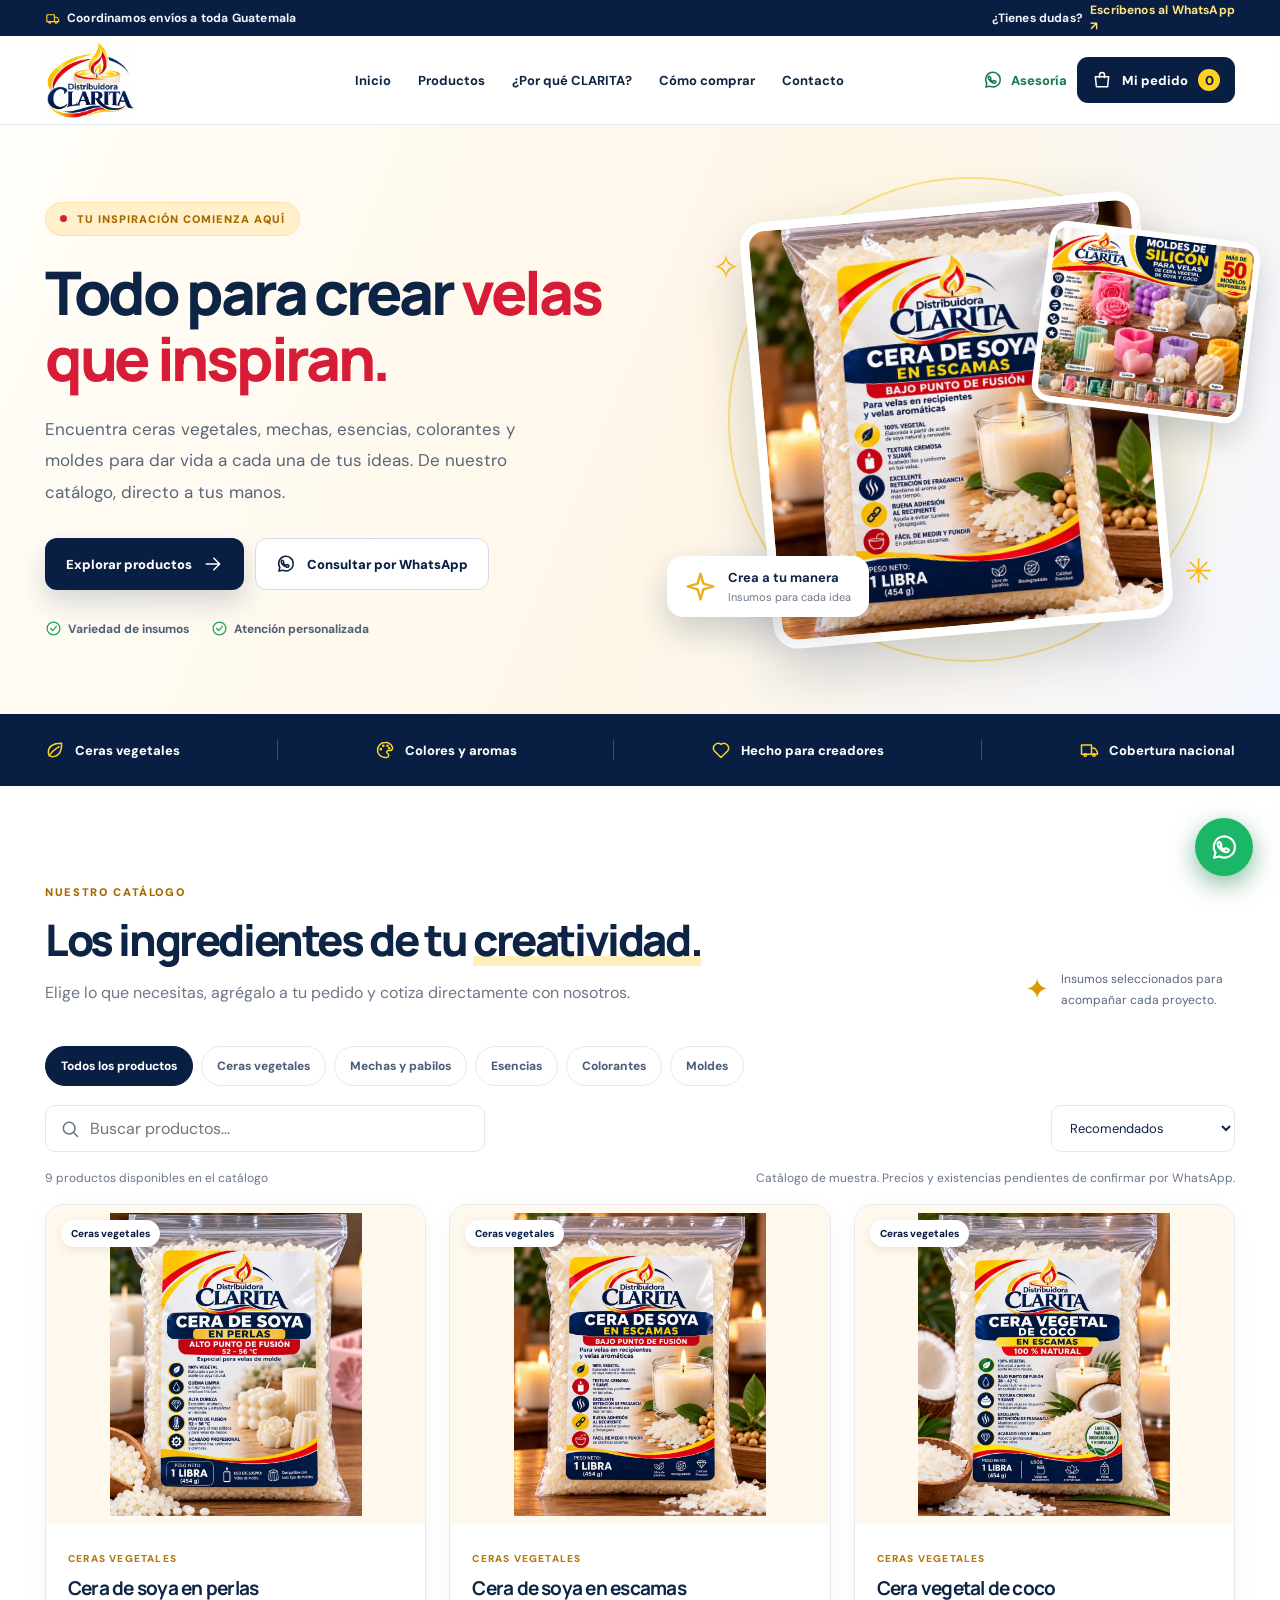
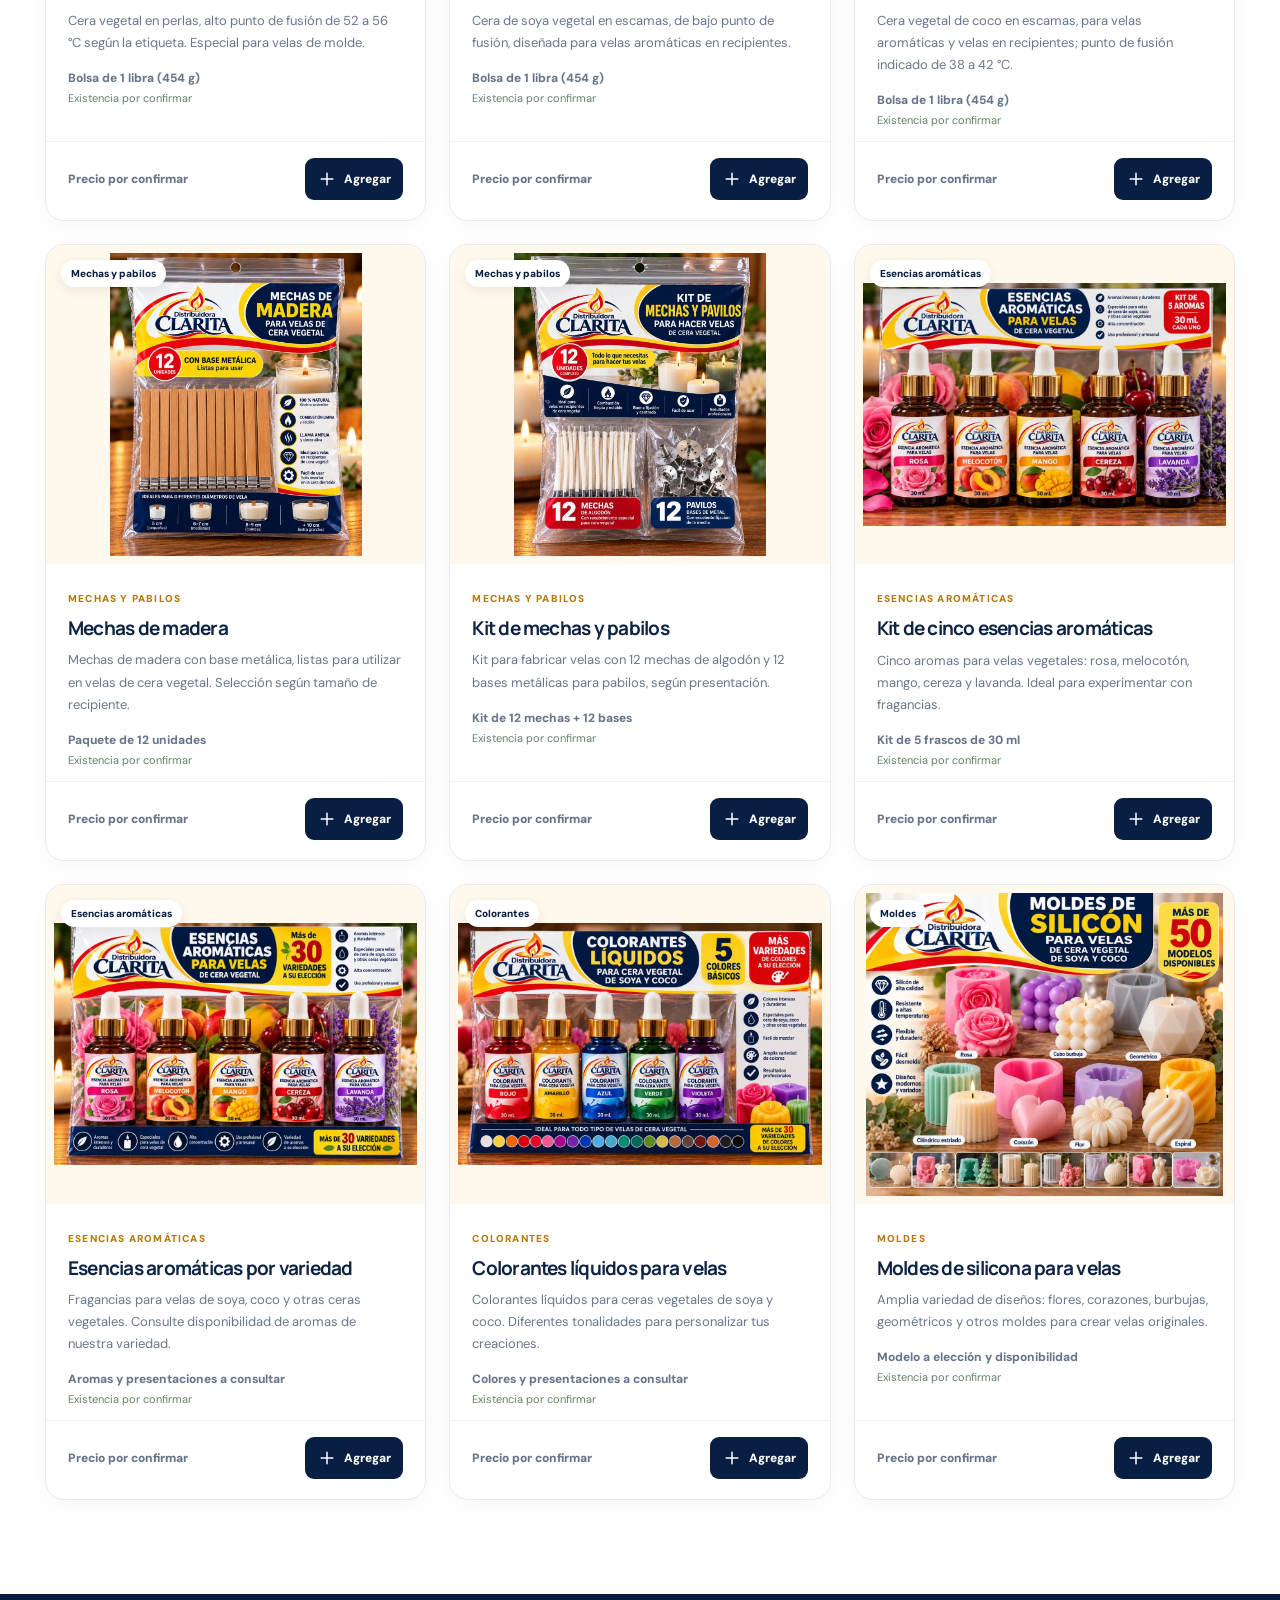
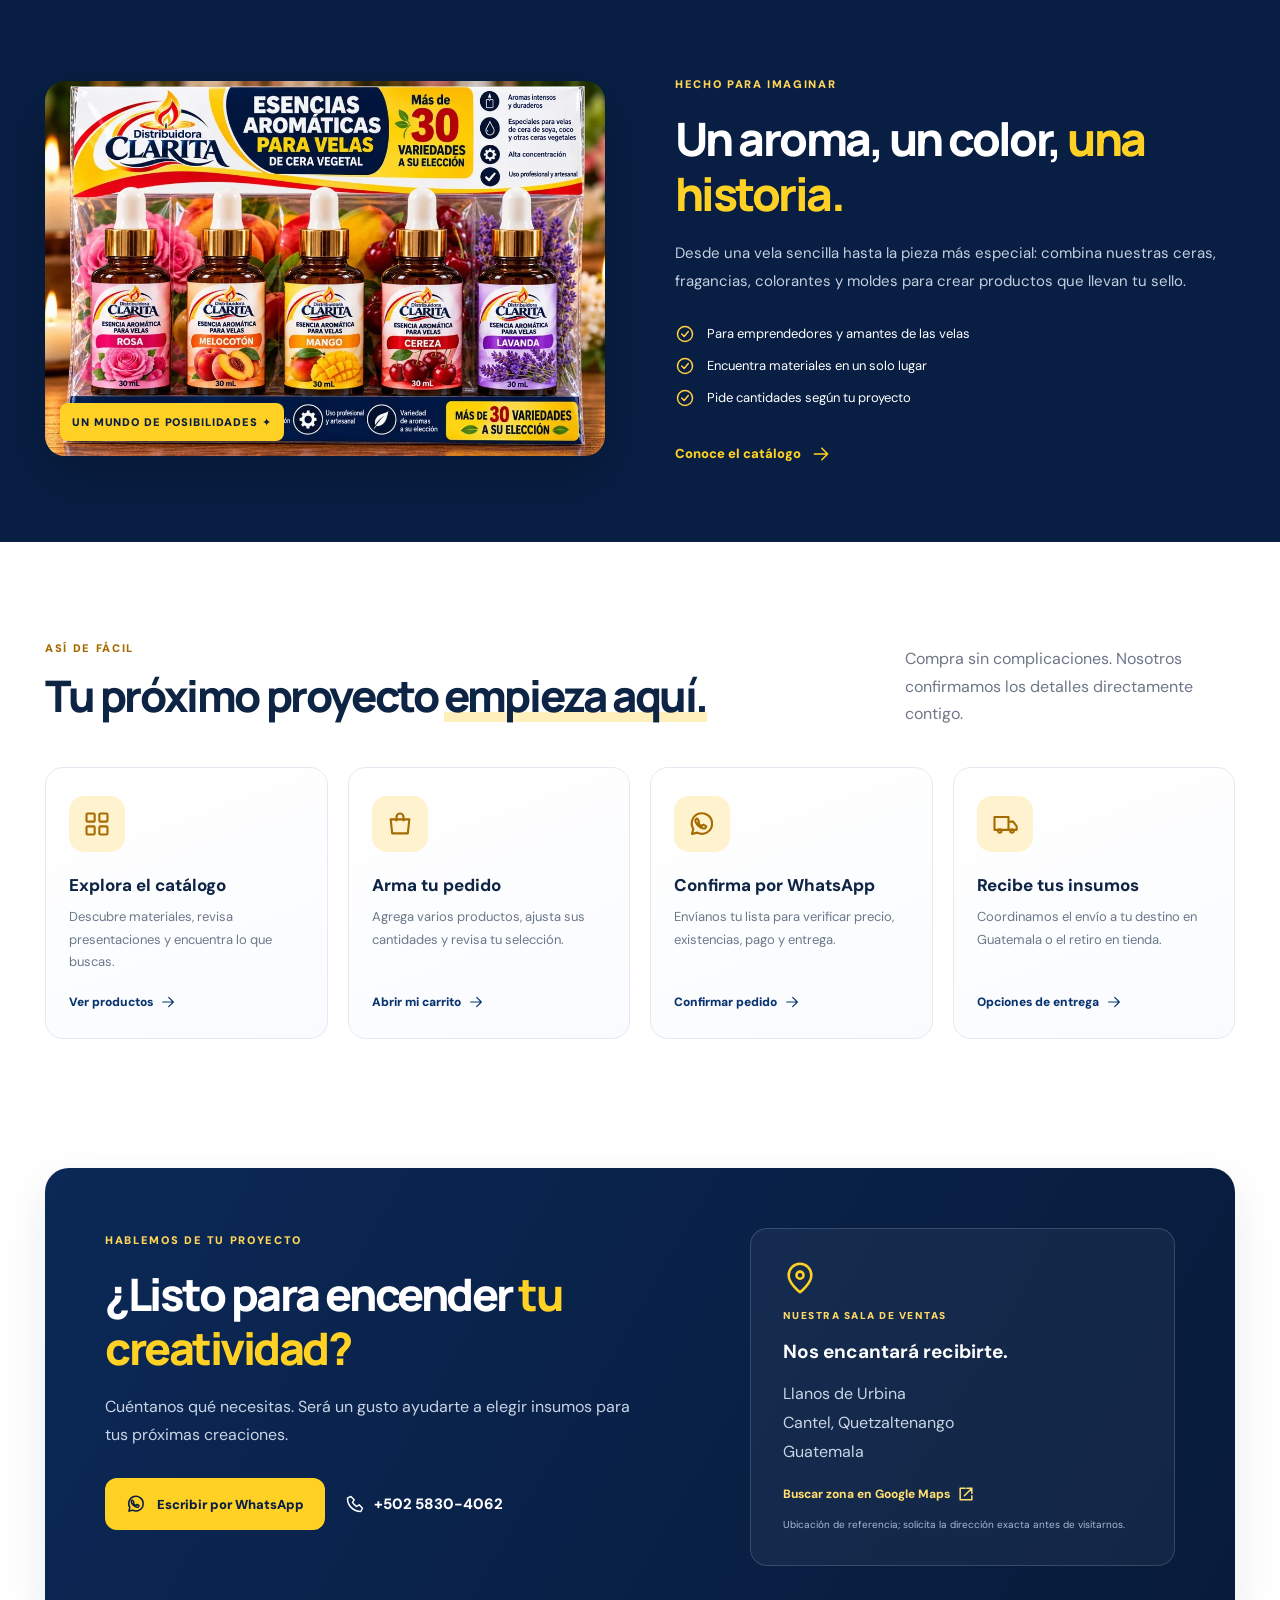
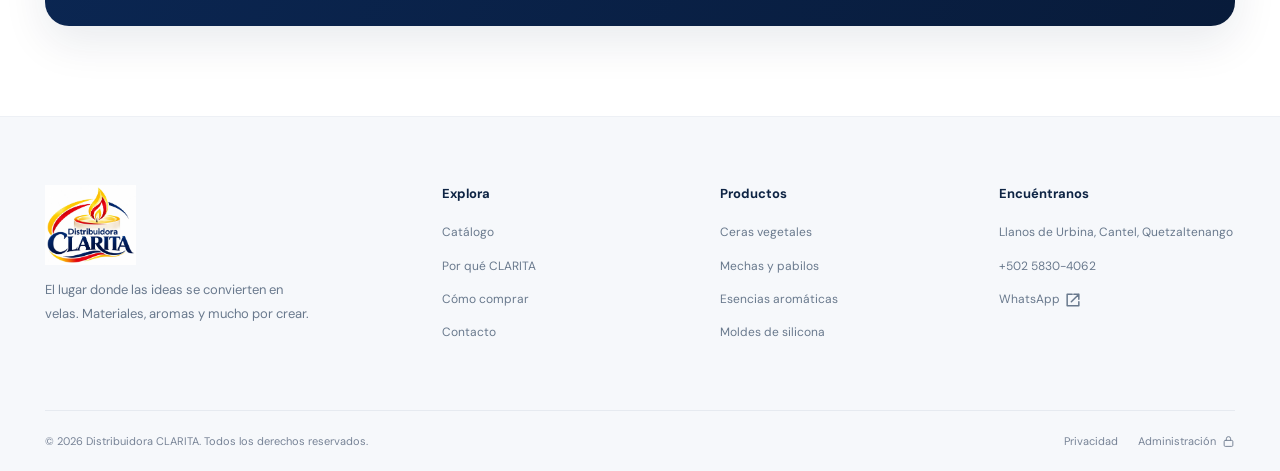
<file: index.html>
<!doctype html>
<html lang="es-GT">
<head>
  <meta charset="utf-8" />
  <meta name="viewport" content="width=device-width, initial-scale=1" />
  <meta name="theme-color" content="#071e43" />
  <meta name="description" content="Distribuidora CLARITA: ceras vegetales de soya y coco, mechas, esencias, colorantes y moldes de silicona para crear velas. Compra por WhatsApp. Enviamos a toda Guatemala." />
  <meta property="og:type" content="website" />
  <meta property="og:locale" content="es_GT" />
  <meta property="og:title" content="Distribuidora CLARITA | Todo para crear tus velas" />
  <meta property="og:description" content="Ceras vegetales, mechas, moldes, esencias y colorantes. Prepara tu pedido y envíalo por WhatsApp. Cobertura nacional en Guatemala." />
  <meta property="og:image" content="assets/brand/og-clarita.jpg" />
  <!-- Al publicar en un dominio real, sustituir og:image por su URL absoluta HTTPS. -->
  <link rel="icon" href="assets/brand/favicon.png" type="image/png" />
  <link rel="preconnect" href="https://fonts.googleapis.com" />
  <link rel="preconnect" href="https://fonts.gstatic.com" crossorigin />
  <link href="https://fonts.googleapis.com/css2?family=DM+Sans:wght@400;500;600;700;800&family=Manrope:wght@400;500;600;700;800&display=swap" rel="stylesheet" />
  <link rel="stylesheet" href="css/styles.css" />
  <title>Distribuidora CLARITA | Insumos para velas en Guatemala</title>
  <script type="application/ld+json">{
    "@context":"https://schema.org","@type":"Store","name":"Distribuidora CLARITA",
    "description":"Insumos para elaborar velas de cera vegetal, mechas, aromas, colorantes y moldes",
    "telephone":"+50258304062","address":{"@type":"PostalAddress","streetAddress":"Llanos de Urbina","addressLocality":"Cantel","addressRegion":"Quetzaltenango","addressCountry":"GT"},
    "areaServed":{"@type":"Country","name":"Guatemala"}
  }</script>
</head>
<body>
  <a class="skip-link" href="#catalogo">Ir al catálogo</a>
  <div class="topbar"><div class="container topbar-inner"><span><svg class="ico" aria-hidden="true"><use href="#truck" /></svg> Coordinamos envíos a toda Guatemala</span><span class="topbar-side">¿Tienes dudas? <a href="https://wa.me/50258304062" target="_blank" rel="noopener noreferrer">Escríbenos al WhatsApp <span aria-hidden="true">↗</span></a></span></div></div>
  <header class="site-header" id="inicio">
    <div class="container header-inner">
      <a class="brand" href="#inicio" aria-label="Distribuidora CLARITA, ir al inicio"><img src="assets/brand/logo-clarita.webp" alt="Distribuidora CLARITA" width="245" height="140" fetchpriority="high" /></a>
      <nav class="desktop-nav" aria-label="Navegación principal"><a href="#inicio" class="nav-home">Inicio</a><a href="#catalogo">Productos</a><a href="#ventajas">¿Por qué CLARITA?</a><a href="#comprar">Cómo comprar</a><a href="#contacto">Contacto</a></nav>
      <div class="header-actions"><a class="contact-top" href="https://wa.me/50258304062" target="_blank" rel="noopener noreferrer"><svg class="ico"><use href="#whatsapp" /></svg> Asesoría</a><button class="cart-trigger" id="openCart" aria-label="Ver carrito de compras"><svg class="ico"><use href="#bag" /></svg><span>Mi pedido</span><span class="cart-count" id="cartCount">0</span></button><button class="mobile-menu-toggle" id="menuToggle" aria-label="Abrir menú" aria-expanded="false"><svg class="ico"><use href="#menu" /></svg></button></div>
    </div>
    <nav class="mobile-nav" id="mobileNav" aria-label="Navegación móvil" hidden><a href="#inicio">Inicio</a><a href="#catalogo">Catálogo</a><a href="#ventajas">Nosotros</a><a href="#comprar">Cómo comprar</a><a href="#contacto">Contacto</a></nav>
  </header>
  <main>
    <section class="hero" aria-labelledby="heroTitle"><div class="hero-glow"></div>
      <div class="container hero-grid"><div class="hero-copy">
        <span class="eyebrow"><span class="eyebrow-dot"></span> Tu inspiración comienza aquí</span>
        <h1 id="heroTitle">Todo para crear <em>velas que inspiran.</em></h1>
        <p class="hero-desc">Encuentra ceras vegetales, mechas, esencias, colorantes y moldes para dar vida a cada una de tus ideas. De nuestro catálogo, directo a tus manos.</p>
        <div class="hero-cta"><a href="#catalogo" class="btn btn-primary">Explorar productos <svg class="ico"><use href="#arrow-right" /></svg></a><a href="https://wa.me/50258304062?text=Hola%2C%20Distribuidora%20CLARITA.%20Quisiera%20asesor%C3%ADa%20sobre%20sus%20productos%20para%20elaborar%20velas." class="btn btn-outline" target="_blank" rel="noopener noreferrer"><svg class="ico"><use href="#whatsapp" /></svg> Consultar por WhatsApp</a></div>
        <div class="hero-qualities"><span><svg class="ico"><use href="#check-circle" /></svg> Variedad de insumos</span><span><svg class="ico"><use href="#check-circle" /></svg> Atención personalizada</span></div>
      </div>
      <div class="hero-art" aria-label="Productos para crear velas Distribuidora CLARITA"><div class="hero-deco-ring"></div><div class="hero-main-photo"><img src="assets/products/cera-soya-escamas.webp" alt="Cera de soya CLARITA en escamas para elaborar velas aromáticas" fetchpriority="high" /></div><div class="hero-float hero-float-top"><img src="assets/products/moldes-silicona.webp" alt="Moldes decorativos para velas" /></div><div class="hero-float hero-float-bottom"><svg class="ico"><use href="#sparkles" /></svg><span><strong>Crea a tu manera</strong><small>Insumos para cada idea</small></span></div><span class="hero-plus plus-one">✧</span><span class="hero-plus plus-two">✳</span></div>
      </div>
    </section>
    <div class="value-strip"><div class="container value-strip-inner"><span><svg class="ico"><use href="#leaf" /></svg> Ceras vegetales</span><i aria-hidden="true"></i><span><svg class="ico"><use href="#palette" /></svg> Colores y aromas</span><i aria-hidden="true"></i><span><svg class="ico"><use href="#heart" /></svg> Hecho para creadores</span><i aria-hidden="true"></i><span><svg class="ico"><use href="#truck" /></svg> Cobertura nacional</span></div></div>
    <section class="catalog-section section" id="catalogo" aria-labelledby="catalogTitle"><div class="container">
      <div class="section-heading catalog-title-grid"><div><span class="section-label">NUESTRO CATÁLOGO</span><h2 id="catalogTitle">Los ingredientes de tu <span class="gold-mark">creatividad.</span></h2><p>Elige lo que necesitas, agrégalo a tu pedido y cotiza directamente con nosotros.</p></div><div class="heading-side"><span class="mini-wick" aria-hidden="true">✦</span><span>Insumos seleccionados para acompañar cada proyecto.</span></div></div>
      <div class="catalog-tools"><div class="filter-chips" id="categoryFilters" role="group" aria-label="Filtrar productos por categoría"><button class="chip active" data-category="todos" aria-pressed="true">Todos los productos</button><button class="chip" data-category="ceras" aria-pressed="false">Ceras vegetales</button><button class="chip" data-category="mechas" aria-pressed="false">Mechas y pabilos</button><button class="chip" data-category="aromas" aria-pressed="false">Esencias</button><button class="chip" data-category="colorantes" aria-pressed="false">Colorantes</button><button class="chip" data-category="moldes" aria-pressed="false">Moldes</button></div>
      <div class="catalog-find"><label class="search-box"><svg class="ico"><use href="#search" /></svg><input type="search" id="productSearch" placeholder="Buscar productos..." autocomplete="off" aria-label="Buscar productos" /></label><select id="productSort" aria-label="Ordenar productos"><option value="default">Recomendados</option><option value="az">Nombre A–Z</option><option value="price-asc">Precio: menor a mayor</option><option value="price-desc">Precio: mayor a menor</option></select></div></div>
      <div class="catalog-status"><p id="resultCount" role="status" aria-live="polite"></p><p class="catalog-info" id="catalogInfo">Los precios y la disponibilidad se confirman al realizar el pedido.</p></div>
      <div class="products-grid" id="productsGrid" aria-live="polite"></div>
      <div class="empty-results" id="emptyResults" hidden><svg class="ico"><use href="#search" /></svg><h3>No encontramos productos</h3><p>Prueba con otra palabra o categoría.</p><button class="btn btn-outline" id="resetFilters">Ver todos los productos</button></div>
    </div></section>
    <section class="featured-band" id="ventajas"><div class="container featured-grid"><div class="featured-image"><img src="assets/products/esencias-variedades.webp" alt="Esencias aromáticas CLARITA de rosa, mango, cereza, lavanda y melocotón" loading="lazy" /><span class="featured-tag">UN MUNDO DE POSIBILIDADES ✦</span></div><div class="featured-copy"><span class="section-label section-label-light">HECHO PARA IMAGINAR</span><h2>Un aroma, un color, <em>una historia.</em></h2><p>Desde una vela sencilla hasta la pieza más especial: combina nuestras ceras, fragancias, colorantes y moldes para crear productos que llevan tu sello.</p><div class="featured-checks"><span><svg class="ico"><use href="#check-circle" /></svg> Para emprendedores y amantes de las velas</span><span><svg class="ico"><use href="#check-circle" /></svg> Encuentra materiales en un solo lugar</span><span><svg class="ico"><use href="#check-circle" /></svg> Pide cantidades según tu proyecto</span></div><a class="text-link" href="#catalogo">Conoce el catálogo <svg class="ico"><use href="#arrow-right" /></svg></a></div></div></section>
    <section class="how-section section" id="comprar"><div class="container"><div class="section-heading how-heading"><div><span class="section-label">ASÍ DE FÁCIL</span><h2>Tu próximo proyecto <span class="gold-mark">empieza aquí.</span></h2></div><p>Compra sin complicaciones. Nosotros confirmamos los detalles directamente contigo.</p></div><div class="how-grid">
      <button class="how-card how-action" type="button" id="stepExplore" aria-label="Explora el catálogo de productos">
        <span class="how-icon"><svg class="ico" aria-hidden="true"><use href="#grid" /></svg></span>
        <span class="how-title">Explora el catálogo</span>
        <span class="how-description">Descubre materiales, revisa presentaciones y encuentra lo que buscas.</span>
        <span class="how-cta">Ver productos <svg class="ico" aria-hidden="true"><use href="#arrow-right" /></svg></span>
      </button>
      <button class="how-card how-action" type="button" id="stepBuild" aria-label="Arma tu pedido en el carrito">
        <span class="how-icon"><svg class="ico" aria-hidden="true"><use href="#bag" /></svg></span>
        <span class="how-title">Arma tu pedido</span>
        <span class="how-description">Agrega varios productos, ajusta sus cantidades y revisa tu selección.</span>
        <span class="how-cta">Abrir mi carrito <svg class="ico" aria-hidden="true"><use href="#arrow-right" /></svg></span>
      </button>
      <button class="how-card how-action" type="button" id="stepConfirm" aria-label="Revisar mi pedido para confirmarlo por WhatsApp">
        <span class="how-icon"><svg class="ico" aria-hidden="true"><use href="#whatsapp" /></svg></span>
        <span class="how-title">Confirma por WhatsApp</span>
        <span class="how-description">Envíanos tu lista para verificar precio, existencias, pago y entrega.</span>
        <span class="how-cta">Confirmar pedido <svg class="ico" aria-hidden="true"><use href="#arrow-right" /></svg></span>
      </button>
      <button class="how-card how-action" type="button" id="stepDelivery" aria-label="Consultar opciones de envío y retiro de insumos">
        <span class="how-icon"><svg class="ico" aria-hidden="true"><use href="#truck" /></svg></span>
        <span class="how-title">Recibe tus insumos</span>
        <span class="how-description">Coordinamos el envío a tu destino en Guatemala o el retiro en tienda.</span>
        <span class="how-cta">Opciones de entrega <svg class="ico" aria-hidden="true"><use href="#arrow-right" /></svg></span>
      </button>
    </div></div></section>
    <section class="contact-section" id="contacto"><div class="container contact-panel"><div class="contact-text"><span class="section-label section-label-light">HABLEMOS DE TU PROYECTO</span><h2>¿Listo para encender <em>tu creatividad?</em></h2><p>Cuéntanos qué necesitas. Será un gusto ayudarte a elegir insumos para tus próximas creaciones.</p><div class="contact-actions"><a class="btn btn-yellow" href="https://wa.me/50258304062?text=Hola%2C%20Distribuidora%20CLARITA.%20Quisiera%20informaci%C3%B3n%20de%20sus%20productos." target="_blank" rel="noopener noreferrer"><svg class="ico"><use href="#whatsapp" /></svg> Escribir por WhatsApp</a><a class="contact-phone" href="tel:+50258304062"><svg class="ico"><use href="#phone" /></svg> +502 5830-4062</a></div></div><div class="contact-location"><div class="location-icon"><svg class="ico"><use href="#map-pin" /></svg></div><span class="location-label">NUESTRA SALA DE VENTAS</span><h3>Nos encantará recibirte.</h3><p>Llanos de Urbina<br />Cantel, Quetzaltenango<br />Guatemala</p><a href="https://www.google.com/maps/search/?api=1&amp;query=Llanos+de+Urbina%2C+Cantel%2C+Quetzaltenango%2C+Guatemala" target="_blank" rel="noopener noreferrer">Buscar zona en Google Maps <svg class="ico"><use href="#external" /></svg></a><small>Ubicación de referencia; solicita la dirección exacta antes de visitarnos.</small></div></div></section>
  </main>
  <footer class="site-footer"><div class="container footer-main"><div class="footer-about"><a href="#inicio" class="footer-brand"><img src="assets/brand/logo-clarita.webp" width="210" height="120" alt="Distribuidora CLARITA" loading="lazy" /></a><p>El lugar donde las ideas se convierten en velas. Materiales, aromas y mucho por crear.</p></div><div class="footer-links"><h3>Explora</h3><a href="#catalogo">Catálogo</a><a href="#ventajas">Por qué CLARITA</a><a href="#comprar">Cómo comprar</a><a href="#contacto">Contacto</a></div><div class="footer-links"><h3>Productos</h3><a href="#catalogo" data-go-category="ceras">Ceras vegetales</a><a href="#catalogo" data-go-category="mechas">Mechas y pabilos</a><a href="#catalogo" data-go-category="aromas">Esencias aromáticas</a><a href="#catalogo" data-go-category="moldes">Moldes de silicona</a></div><div class="footer-links"><h3>Encuéntranos</h3><span>Llanos de Urbina, Cantel, Quetzaltenango</span><a href="tel:+50258304062">+502 5830-4062</a><a href="https://wa.me/50258304062" target="_blank" rel="noopener noreferrer">WhatsApp <svg class="ico"><use href="#external" /></svg></a></div></div><div class="container footer-bottom"><span>© <span id="year"></span> Distribuidora CLARITA. Todos los derechos reservados.</span><div><a href="privacidad.html">Privacidad</a><a href="admin.html" class="footer-admin">Administración <svg class="ico"><use href="#lock" /></svg></a></div></div></footer>
  <a class="floating-wa" href="https://wa.me/50258304062?text=Hola%2C%20Distribuidora%20CLARITA.%20Necesito%20informaci%C3%B3n." target="_blank" rel="noopener noreferrer" aria-label="Chatear por WhatsApp"><svg class="ico"><use href="#whatsapp" /></svg></a>
  <div id="drawerBackdrop" class="drawer-backdrop" hidden></div>
  <aside id="cartDrawer" class="cart-drawer" role="dialog" aria-modal="true" aria-hidden="true" aria-labelledby="cartHeading" tabindex="-1"><div class="drawer-head"><div><span class="section-label">TU SELECCIÓN</span><h2 id="cartHeading">Mi pedido <span class="drawer-count" id="drawerCount">0 productos</span></h2></div><button id="closeCart" class="icon-button" aria-label="Cerrar carrito"><svg class="ico"><use href="#x" /></svg></button></div><div id="cartItems" class="drawer-items"></div><div class="drawer-bottom"><div class="subtotal-row"><span>Total de productos con precio</span><strong id="cartTotal">Q 0.00</strong></div><p class="total-note" id="cartTotalNote">Precio, existencias y envío se confirmarán por WhatsApp.</p><div class="checkout-fields"><label>Nombre para el pedido <span>*</span><input id="clientName" type="text" maxlength="90" placeholder="Tu nombre" autocomplete="name" /></label><label>Municipio y departamento <span>*</span><input id="clientCity" type="text" maxlength="110" placeholder="Ej. Mixco, Guatemala" autocomplete="address-level2" /></label><label>Tipo de entrega <select id="deliveryType"><option value="Envío nacional">Envío nacional</option><option value="Retiro en sala de ventas">Retiro en sala de ventas</option></select></label><label>Comentarios (opcional)<textarea id="orderNotes" rows="2" maxlength="400" placeholder="Aroma, color, presentación o consulta..."></textarea></label></div><p class="form-error" id="cartError" role="alert" hidden></p><button id="sendOrder" class="btn btn-whatsapp btn-block" type="button"><svg class="ico"><use href="#whatsapp" /></svg> Enviar pedido por WhatsApp <svg class="ico"><use href="#arrow-right" /></svg></button><small class="cart-secure"><svg class="ico"><use href="#shield" /></svg> No solicitamos pagos ni datos de tarjeta en esta página.</small></div></aside>
  <dialog id="deliveryDialog" class="delivery-dialog" aria-labelledby="deliveryHeading" aria-describedby="deliveryDescription">
    <div class="delivery-dialog-head"><span class="section-label">ENTREGAS EN GUATEMALA</span><button type="button" class="icon-button" id="closeDelivery" aria-label="Cerrar información de entregas"><svg class="ico" aria-hidden="true"><use href="#x" /></svg></button></div>
    <div class="delivery-dialog-icon"><svg class="ico" aria-hidden="true"><use href="#truck" /></svg></div>
    <h2 id="deliveryHeading">Tus materiales, donde los necesites.</h2>
    <p id="deliveryDescription">Distribuidora CLARITA coordina envíos a toda Guatemala y también ofrece retiro en su sala de ventas de Llanos de Urbina, Cantel, Quetzaltenango. La disponibilidad, el costo y el transporte se confirman por WhatsApp.</p>
    <div class="delivery-options" role="group" aria-label="Seleccionar método de entrega">
      <button type="button" class="delivery-option" data-select-delivery="Envío nacional"><svg class="ico" aria-hidden="true"><use href="#truck" /></svg><span><strong>Envío nacional</strong><small>Elegir envío en mi pedido</small></span><svg class="ico delivery-option-arrow" aria-hidden="true"><use href="#arrow-right" /></svg></button>
      <button type="button" class="delivery-option" data-select-delivery="Retiro en sala de ventas"><svg class="ico" aria-hidden="true"><use href="#map-pin" /></svg><span><strong>Retiro en tienda</strong><small>Elegir retiro en Cantel</small></span><svg class="ico delivery-option-arrow" aria-hidden="true"><use href="#arrow-right" /></svg></button>
    </div>
    <div class="delivery-extra"><a href="https://www.google.com/maps/search/?api=1&amp;query=Llanos+de+Urbina%2C+Cantel%2C+Quetzaltenango%2C+Guatemala" target="_blank" rel="noopener noreferrer">Ver ubicación de referencia <svg class="ico" aria-hidden="true"><use href="#external" /></svg></a><a href="https://wa.me/50258304062?text=Hola%2C%20Distribuidora%20CLARITA.%20Quisiera%20consultar%20sobre%20sus%20opciones%20de%20env%C3%ADo%20y%20retiro%20de%20productos." target="_blank" rel="noopener noreferrer">Consultar por WhatsApp <svg class="ico" aria-hidden="true"><use href="#whatsapp" /></svg></a></div>
  </dialog>
  <div class="toast" id="toast" role="status" aria-live="polite" hidden></div>
  <svg class="svg-icons" xmlns="http://www.w3.org/2000/svg" aria-hidden="true" style="position:absolute;width:0;height:0;overflow:hidden"><symbol id="bag" viewBox="0 0 24 24"><path d="M4 8h16l-1.3 12H5.3L4 8Z"/><path d="M9 9V6a3 3 0 0 1 6 0v3"/></symbol><symbol id="whatsapp" viewBox="0 0 24 24"><path d="M20.6 11.7a8.7 8.7 0 0 1-12.7 7.7l-4.5 1.1 1.2-4.3A8.7 8.7 0 1 1 20.6 11.7Z"/><path d="M8.5 8.1c-.4-.8-.8-.8-1.2-.7-.6.3-1 1-1 1.9 0 2 3 5.4 6.1 6.4 1.3.4 2.1.2 2.7-.5.3-.4.6-1.1.5-1.4l-2.4-1.2c-.4-.1-.5.1-.8.5l-.6.7c-1.1-.4-2.4-1.6-3-2.8.3-.3.7-.7.7-1Z"/></symbol><symbol id="truck" viewBox="0 0 24 24"><path d="M3 6h12v11H3zM15 10h4l3 4v3h-7z"/><circle cx="7.5" cy="18" r="1.5"/><circle cx="18" cy="18" r="1.5"/></symbol><symbol id="leaf" viewBox="0 0 24 24"><path d="M20 4C10 4 4 8 4 15a5 5 0 0 0 5 5c7 0 11-6 11-16Z"/><path d="M5 19c3-5 7-8 12-11"/></symbol><symbol id="palette" viewBox="0 0 24 24"><path d="M12 3a9 9 0 1 0 0 18h2a2.5 2.5 0 0 0 1.2-4.7 1.9 1.9 0 0 1 1-3.6h2.1A3 3 0 0 0 21 9a9 9 0 0 0-9-6Z"/><circle cx="7" cy="11" r=".7"/><circle cx="10" cy="7" r=".7"/><circle cx="15" cy="7" r=".7"/><circle cx="17" cy="10" r=".7"/></symbol><symbol id="heart" viewBox="0 0 24 24"><path d="m12 21-8.2-8.2A5.7 5.7 0 0 1 12 5.2a5.7 5.7 0 0 1 8.2 7.6L12 21Z"/></symbol><symbol id="arrow-right" viewBox="0 0 24 24"><path d="M4 12h16m-7-7 7 7-7 7"/></symbol><symbol id="check-circle" viewBox="0 0 24 24"><circle cx="12" cy="12" r="9"/><path d="m8 12 3 3 5-6"/></symbol><symbol id="search" viewBox="0 0 24 24"><circle cx="11" cy="11" r="7"/><path d="m16 16 5 5"/></symbol><symbol id="grid" viewBox="0 0 24 24"><rect x="3" y="3" width="7" height="7" rx="1"/><rect x="14" y="3" width="7" height="7" rx="1"/><rect x="3" y="14" width="7" height="7" rx="1"/><rect x="14" y="14" width="7" height="7" rx="1"/></symbol><symbol id="sparkles" viewBox="0 0 24 24"><path d="m12 2 2.2 7.8L22 12l-7.8 2.2L12 22l-2.2-7.8L2 12l7.8-2.2L12 2Z"/></symbol><symbol id="map-pin" viewBox="0 0 24 24"><path d="M20 10c0 6-8 12-8 12S4 16 4 10a8 8 0 1 1 16 0Z"/><circle cx="12" cy="10" r="2.5"/></symbol><symbol id="phone" viewBox="0 0 24 24"><path d="m7 3 4 4-2 3a15 15 0 0 0 5 5l3-2 4 4-2 4C10 21 3 14 3 5l4-2Z"/></symbol><symbol id="external" viewBox="0 0 24 24"><path d="M13 5h6v6m0-6-9 9"/><path d="M19 14v5H5V5h6"/></symbol><symbol id="x" viewBox="0 0 24 24"><path d="m5 5 14 14M19 5 5 19"/></symbol><symbol id="menu" viewBox="0 0 24 24"><path d="M4 6h16M4 12h16M4 18h16"/></symbol><symbol id="minus" viewBox="0 0 24 24"><path d="M5 12h14"/></symbol><symbol id="plus" viewBox="0 0 24 24"><path d="M5 12h14M12 5v14"/></symbol><symbol id="trash" viewBox="0 0 24 24"><path d="M4 7h16m-13 0 1 14h8l1-14M9 4h6m-5 7v6m4-6v6"/></symbol><symbol id="lock" viewBox="0 0 24 24"><rect x="4" y="10" width="16" height="11" rx="2"/><path d="M8 10V7a4 4 0 1 1 8 0v3"/></symbol><symbol id="shield" viewBox="0 0 24 24"><path d="M12 2 4 6v6c0 5 3 8 8 10 5-2 8-5 8-10V6l-8-4Z"/><path d="m8 12 3 3 5-6"/></symbol></svg>
  <script defer src="js/config.js"></script><script defer src="js/products.js"></script><script defer src="js/core.js"></script><script defer src="js/app.js"></script>
</body>
</html>
</file>
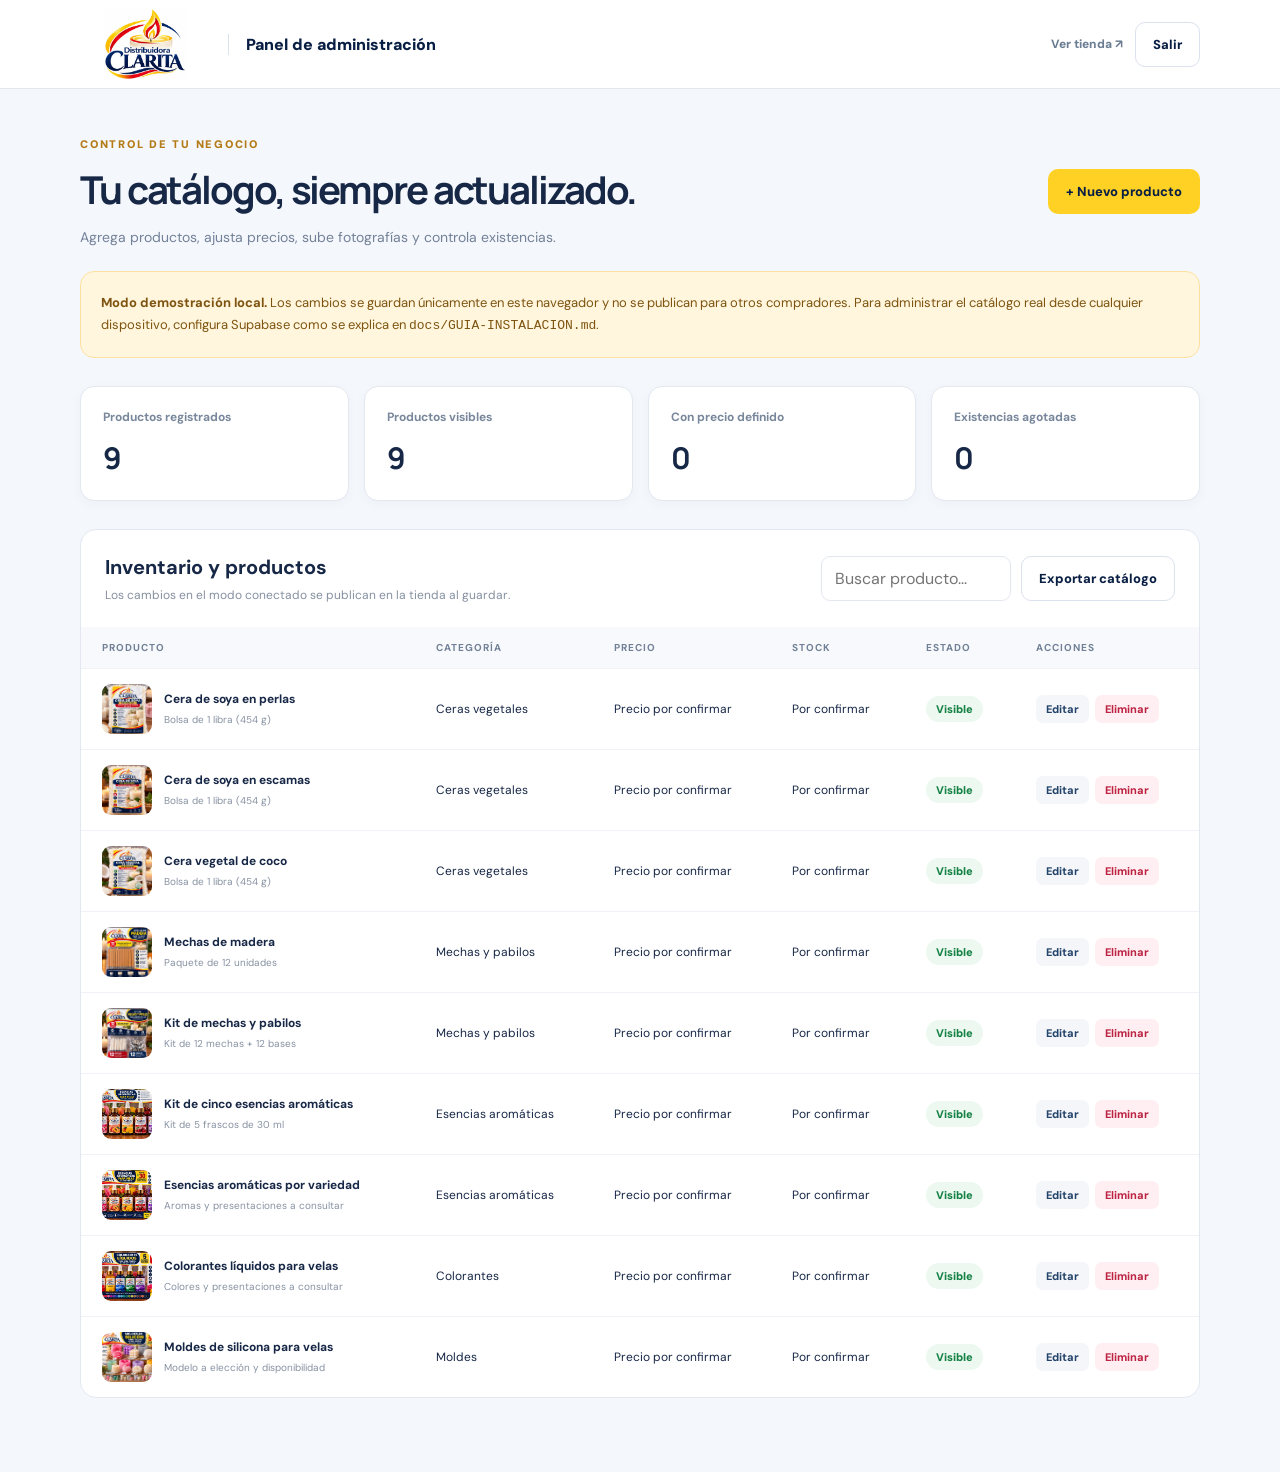
<file: admin.html>
<!doctype html>
<html lang="es-GT"><head><meta charset="utf-8"><meta name="viewport" content="width=device-width,initial-scale=1"><meta name="robots" content="noindex,nofollow"><meta name="theme-color" content="#081e43"><title>Administración | Distribuidora CLARITA</title><link rel="icon" href="assets/brand/favicon.png"><link href="https://fonts.googleapis.com/css2?family=DM+Sans:wght@400;500;600;700;800&family=Manrope:wght@400;500;600;700;800&display=swap" rel="stylesheet"><link rel="stylesheet" href="css/admin.css"></head>
<body><header class="admin-header"><div class="admin-wrap header-flex"><a class="admin-brand" href="index.html"><img src="assets/brand/logo-clarita.webp" alt="Distribuidora CLARITA" width="160"><span>Panel de administración</span></a><div class="header-links"><a href="index.html" target="_blank" rel="noopener">Ver tienda ↗</a><button class="btn btn-line" id="logoutBtn" hidden>Salir</button></div></div></header>
<main class="admin-wrap"><div id="alert" class="alert" hidden role="status"></div>
<div class="login-view" id="loginView" hidden><span class="overline">ACCESO RESTRINGIDO</span><h1>Bienvenido a CLARITA</h1><p>Inicia sesión con tu cuenta de administración para actualizar el catálogo de toda la tienda.</p><form id="loginForm" class="login-form"><label>Correo electrónico<input required id="adminEmail" type="email" autocomplete="username" placeholder="correo@empresa.com"></label><label>Contraseña<input required id="adminPassword" type="password" autocomplete="current-password" placeholder="Tu contraseña"></label><button class="btn btn-navy" type="submit">Ingresar al panel</button></form><small>El acceso se configura desde Supabase, mediante usuarios y permisos del negocio.</small></div>
<div id="dashboard" hidden><section class="welcome"><div><span class="overline">CONTROL DE TU NEGOCIO</span><h1>Tu catálogo, siempre actualizado.</h1><p>Agrega productos, ajusta precios, sube fotografías y controla existencias.</p></div><button class="btn btn-yellow" id="addBtn">+ Nuevo producto</button></section><div class="demo-warning" id="demoWarning" hidden><strong>Modo demostración local.</strong> Los cambios se guardan únicamente en este navegador y no se publican para otros compradores. Para administrar el catálogo real desde cualquier dispositivo, configura Supabase como se explica en <code>docs/GUIA-INSTALACION.md</code>.</div><section class="overview"><div><span>Productos registrados</span><strong id="totalProducts">—</strong></div><div><span>Productos visibles</span><strong id="activeProducts">—</strong></div><div><span>Con precio definido</span><strong id="pricedProducts">—</strong></div><div><span>Existencias agotadas</span><strong id="emptyProducts">—</strong></div></section><section class="admin-panel"><div class="panel-heading"><div><h2>Inventario y productos</h2><p>Los cambios en el modo conectado se publican en la tienda al guardar.</p></div><div class="panel-actions"><input id="filterProducts" aria-label="Buscar por nombre" placeholder="Buscar producto..." type="search"><button id="exportBtn" class="btn btn-line">Exportar catálogo</button></div></div><div class="table-scroll"><table><thead><tr><th>Producto</th><th>Categoría</th><th>Precio</th><th>Stock</th><th>Estado</th><th>Acciones</th></tr></thead><tbody id="productRows"></tbody></table></div></section></div></main>
<div class="modal-bg" id="modalBackdrop" hidden></div><section class="product-modal" id="editModal" hidden role="dialog" aria-modal="true" aria-labelledby="editTitle"><div class="modal-head"><div><span class="overline">GESTIÓN DE PRODUCTO</span><h2 id="editTitle">Nuevo producto</h2></div><button class="icon-close" id="closeModal" aria-label="Cerrar">×</button></div><form id="productForm"><div class="modal-fields"><label class="full">Nombre del producto <span>*</span><input id="pName" required maxlength="100"></label><label>Categoría <span>*</span><select id="pCategory" required><option value="ceras">Ceras vegetales</option><option value="mechas">Mechas y pabilos</option><option value="aromas">Esencias aromáticas</option><option value="colorantes">Colorantes</option><option value="moldes">Moldes de silicona</option><option value="accesorios">Accesorios</option></select></label><label>Presentación / unidad <span>*</span><input id="pUnit" required maxlength="110" placeholder="Ej. Bolsa de 1 libra"></label><label>Precio (Q)<small>Vacío: precio por confirmar</small><input id="pPrice" type="number" min="0" step="0.01" placeholder="Ej. 60.00"></label><label>Existencias<small>Vacío: existencia por confirmar</small><input id="pStock" type="number" min="0" step="1" placeholder="Ej. 25"></label><label class="full">Descripción<textarea id="pDescription" maxlength="600" rows="3" placeholder="Materiales, características y usos..."></textarea></label><label class="full">Fotografía del producto <small>JPG, PNG o WEBP hasta 4 MB (subida directa disponible al conectar Supabase)</small><input id="pPhoto" type="file" accept="image/jpeg,image/png,image/webp"></label><label class="full">Ruta/URL de imagen <small>Para conservar imágenes preinstaladas o pegar un enlace HTTPS</small><input id="pImage" maxlength="500" placeholder="assets/products/imagen.webp"></label><label>Promoción (opcional)<input id="pPromo" maxlength="45" placeholder="Ej. Oferta especial"></label><label>Orden de visualización<input id="pSort" type="number" min="0" step="1" value="100"></label><div class="checkbox-row full"><label><input id="pActive" type="checkbox" checked> Visible en el catálogo</label><label><input id="pFeatured" type="checkbox"> Destacado</label></div><div id="currentPreview" class="current-preview full" hidden><img id="pPreview" src="assets/brand/favicon.png" alt="Vista previa"></div></div><div class="modal-footer"><button type="button" id="cancelModal" class="btn btn-line">Cancelar</button><button class="btn btn-navy" id="saveProduct" type="submit">Guardar producto</button></div></form></section>
<script defer src="js/config.js"></script><script defer src="js/products.js"></script><script defer src="js/core.js"></script><script defer src="js/admin.js"></script></body></html>
</file>
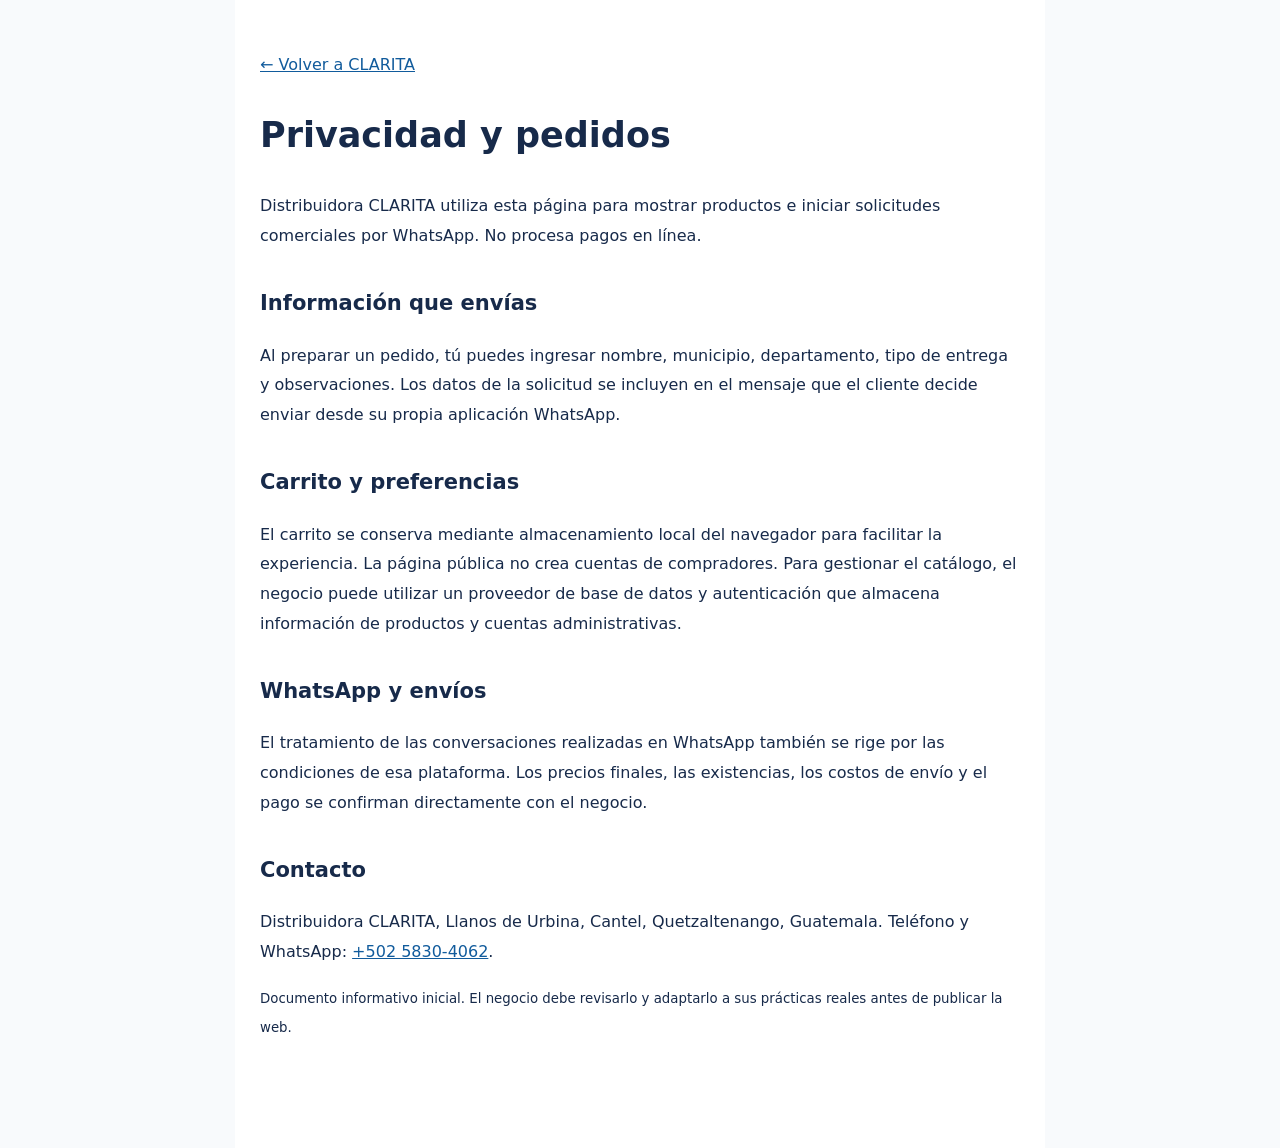
<file: privacidad.html>
<!doctype html><html lang="es-GT"><head><meta charset="utf-8"><meta name="viewport" content="width=device-width,initial-scale=1"><meta name="robots" content="index,follow"><title>Privacidad | Distribuidora CLARITA</title><link rel="icon" href="assets/brand/favicon.png"><style>body{font-family:system-ui,sans-serif;color:#172a4a;line-height:1.85;margin:0;background:#f8fafc}main{max-width:760px;padding:50px 25px 90px;margin:auto;background:white;min-height:100vh}h1{font-size:35px}h2{font-size:21px;margin-top:34px}a{color:#115b9c}</style></head><body><main><a href="index.html">← Volver a CLARITA</a><h1>Privacidad y pedidos</h1><p>Distribuidora CLARITA utiliza esta página para mostrar productos e iniciar solicitudes comerciales por WhatsApp. No procesa pagos en línea.</p><h2>Información que envías</h2><p>Al preparar un pedido, tú puedes ingresar nombre, municipio, departamento, tipo de entrega y observaciones. Los datos de la solicitud se incluyen en el mensaje que el cliente decide enviar desde su propia aplicación WhatsApp.</p><h2>Carrito y preferencias</h2><p>El carrito se conserva mediante almacenamiento local del navegador para facilitar la experiencia. La página pública no crea cuentas de compradores. Para gestionar el catálogo, el negocio puede utilizar un proveedor de base de datos y autenticación que almacena información de productos y cuentas administrativas.</p><h2>WhatsApp y envíos</h2><p>El tratamiento de las conversaciones realizadas en WhatsApp también se rige por las condiciones de esa plataforma. Los precios finales, las existencias, los costos de envío y el pago se confirman directamente con el negocio.</p><h2>Contacto</h2><p>Distribuidora CLARITA, Llanos de Urbina, Cantel, Quetzaltenango, Guatemala. Teléfono y WhatsApp: <a href="https://wa.me/50258304062">+502 5830-4062</a>.</p><p><small>Documento informativo inicial. El negocio debe revisarlo y adaptarlo a sus prácticas reales antes de publicar la web.</small></p></main></body></html>
</file>
<file: css/styles.css>
:root{--navy:#081e43;--navy2:#0d2e5f;--gold:#ffd124;--gold2:#f5b91e;--red:#e11d32;--ink:#0e2444;--muted:#6d7788;--cream:#fffaf0;--pale:#f6f8fc;--white:#fff;--border:#e5e9f1;--shadow:0 16px 45px rgba(9,30,64,.09);--radius:19px}*{box-sizing:border-box}html{scroll-behavior:smooth;scroll-padding-top:96px}body{margin:0;font-family:'DM Sans',system-ui,-apple-system,Segoe UI,sans-serif;color:var(--ink);background:var(--white);-webkit-font-smoothing:antialiased}button,input,textarea,select{font:inherit}button{cursor:pointer}a{color:inherit;text-decoration:none}img{max-width:100%;display:block}button:focus-visible,a:focus-visible,input:focus-visible,textarea:focus-visible,select:focus-visible{outline:3px solid #eec13e;outline-offset:3px}[hidden]{display:none!important}.container{width:min(1190px,calc(100% - 48px));margin-inline:auto}.ico{display:inline-block;width:20px;height:20px;stroke:currentColor;fill:none;stroke-width:1.8;stroke-linecap:round;stroke-linejoin:round;vertical-align:middle;flex:none}.skip-link{position:absolute;top:-60px;left:10px;z-index:999;padding:12px;background:#fff}.skip-link:focus{top:10px}.topbar{background:var(--navy);color:#f3f6ff;font-size:12px;font-weight:700;letter-spacing:.015em}.topbar-inner{display:flex;align-items:center;justify-content:space-between;gap:15px;min-height:36px}.topbar span{display:flex;align-items:center;gap:7px}.topbar svg{height:15px;width:15px;color:var(--gold)}.topbar a{color:#ffe47c}.site-header{background:rgba(255,255,255,.98);position:sticky;top:0;z-index:60;box-shadow:0 1px 0 var(--border)}.header-inner{height:88px;display:flex;align-items:center;justify-content:space-between;gap:20px}.brand img{width:170px;height:80px;object-fit:contain;object-position:left center}.desktop-nav{display:flex;align-items:center;gap:27px;font-weight:700;font-size:13px}.desktop-nav a{transition:color .2s}.desktop-nav a:hover{color:#cf1e34}.header-actions{display:flex;align-items:center;gap:10px}.contact-top{display:flex;align-items:center;gap:8px;font-size:13px;font-weight:800;color:#197b4c}.cart-trigger,.mobile-menu-toggle{border:0;display:flex;align-items:center;gap:10px;background:var(--navy);color:#fff;padding:12px 15px;border-radius:11px;font-weight:800;font-size:13px;white-space:nowrap}.cart-count{display:grid;place-items:center;width:22px;height:22px;border-radius:99px;color:var(--navy);background:var(--gold)}.mobile-menu-toggle{display:none;padding:12px}.mobile-nav{position:absolute;top:100%;left:0;right:0;background:#fff;padding:13px 6%;box-shadow:0 15px 20px #081e4320}.mobile-nav a{display:block;padding:13px;border-bottom:1px solid var(--border);font-weight:700}.hero{position:relative;isolation:isolate;overflow:hidden;background:linear-gradient(112deg,#fffdf7 5%,#fff7e8 55%,#f5f8ff 100%)}.hero-glow{position:absolute;right:0;bottom:0;width:48vw;height:48vw;border-radius:50%;background:radial-gradient(circle,#fff0ae77,transparent 68%);z-index:-1}.hero-grid{min-height:590px;display:grid;grid-template-columns:1.03fr 1fr;align-items:center;gap:60px;padding-top:56px;padding-bottom:55px}.eyebrow,.section-label{display:inline-flex;align-items:center;gap:10px;color:#a66b00;font-size:11px;font-weight:900;letter-spacing:.15em;text-transform:uppercase}.eyebrow{background:#fff0c9;border:1px solid #ffe1a3;padding:9px 14px;border-radius:100px;letter-spacing:.09em}.eyebrow-dot{width:7px;height:7px;background:#d12036;border-radius:50%}.hero h1,.section h2,.featured-band h2,.contact-section h2{font-family:Manrope,'DM Sans',sans-serif;font-weight:800;letter-spacing:-.055em}.hero h1{font-size:clamp(45px,4.7vw,70px);line-height:1.1;margin:23px 0}.hero h1 em,.featured-band em,.contact-section em{color:#d61c36;font-style:normal}.hero-desc{font-size:17px;line-height:1.85;color:#596579;max-width:510px}.hero-cta{display:flex;gap:11px;flex-wrap:wrap;margin-top:30px}.btn{display:inline-flex;gap:11px;align-items:center;justify-content:center;border:1px solid transparent;border-radius:12px;padding:15px 20px;font-size:13px;font-weight:850;min-height:51px;transition:transform .18s,box-shadow .18s}.btn:hover{transform:translateY(-2px)}.btn-primary{background:var(--navy);color:#fff;box-shadow:0 13px 27px #081e432a}.btn-primary:hover{background:var(--navy2)}.btn-outline{border-color:#d5dbea;background:white;color:var(--navy)}.btn-yellow{color:var(--navy);background:var(--gold)}.btn-whatsapp{background:#1aaf64;color:#fff}.btn-block{width:100%}.hero-qualities{display:flex;gap:22px;flex-wrap:wrap;margin-top:30px;font-size:12px;color:#506079;font-weight:750}.hero-qualities span{display:flex;gap:6px;align-items:center}.hero-qualities svg{width:17px;height:17px;color:#24a061}.hero-art{position:relative;width:100%;min-height:460px;display:grid;place-items:center}.hero-deco-ring{position:absolute;width:87%;aspect-ratio:1;border:2px solid #ffd1469e;border-radius:50%;right:4%;background:radial-gradient(circle,#fff7df 0 50%,#ffe9c000 71%)}.hero-main-photo{position:relative;width:72%;transform:rotate(-5deg);border:9px solid white;border-radius:25px;overflow:hidden;box-shadow:0 23px 60px #081e4333;background:#faf2e4}.hero-main-photo img{height:410px;width:100%;object-fit:cover;object-position:center}.hero-float{position:absolute;box-shadow:0 14px 35px #081e4333;background:white}.hero-float-top{width:38%;right:-3%;top:9%;border-radius:18px;overflow:hidden;border:6px solid white;transform:rotate(7deg)}.hero-float-top img{height:170px;width:100%;object-fit:cover}.hero-float-bottom{display:flex;align-items:center;gap:12px;left:-2%;bottom:7%;border-radius:16px;padding:13px 18px}.hero-float-bottom>svg{color:#ecaf13;width:31px;height:31px}.hero-float-bottom span{display:flex;flex-direction:column;gap:4px}.hero-float-bottom strong{font-size:13px}.hero-float-bottom small{color:var(--muted);font-size:11px}.hero-plus{position:absolute;font-size:34px;color:var(--gold2)}.plus-one{top:12%;left:6%}.plus-two{bottom:12%;right:4%}.value-strip{background:var(--navy);color:white}.value-strip-inner{min-height:72px;display:flex;align-items:center;justify-content:space-between;gap:12px}.value-strip span{font-size:13px;font-weight:800;display:inline-flex;align-items:center;gap:10px}.value-strip svg{color:var(--gold)}.value-strip i{height:20px;width:1px;background:#ffffff36}.section{padding:94px 0}.section-heading{display:flex;justify-content:space-between;gap:35px;align-items:end;margin-bottom:32px}.section-heading h2{margin:13px 0;font-size:clamp(30px,3.4vw,45px);line-height:1.2}.section-heading p{color:var(--muted);line-height:1.7;margin:8px 0}.gold-mark{position:relative;z-index:0;white-space:nowrap}.gold-mark:after{position:absolute;content:'';bottom:3px;left:0;right:0;height:10px;background:#ffdf757c;z-index:-1}.heading-side{display:flex;align-items:center;max-width:210px;gap:12px;color:#56677f;font-size:12px;line-height:1.7}.mini-wick{color:#d99a00;font-size:29px}.catalog-tools{display:grid;gap:19px}.filter-chips{display:flex;flex-wrap:wrap;gap:8px}.chip{border:1px solid #e4e9f1;color:#4b5e7b;background:#fff;border-radius:100px;padding:11px 15px;font-weight:800;font-size:12px;transition:.2s}.chip.active,.chip:hover{color:#fff;background:var(--navy);border-color:var(--navy)}.catalog-find{display:flex;gap:10px;justify-content:space-between}.search-box{display:flex;gap:10px;align-items:center;width:min(440px,100%);padding:0 14px;border:1px solid #e1e6ef;border-radius:10px;color:#62738b}.search-box input{width:100%;border:0;outline:none;padding:12px 0;background:transparent}.catalog-find select{border:1px solid var(--border);border-radius:10px;padding:11px 14px;background:#fff;color:var(--ink);font-size:13px;max-width:230px}.catalog-status{display:flex;justify-content:space-between;gap:12px;flex-wrap:wrap;font-size:12px;color:#68768b;margin:18px 0}.catalog-status p{margin:0}.products-grid{display:grid;grid-template-columns:repeat(3,minmax(0,1fr));gap:23px}.product-card{display:flex;flex-direction:column;border:1px solid #e6e9ef;border-radius:19px;overflow:hidden;background:white;box-shadow:0 6px 24px #081e4309;transition:transform .2s,box-shadow .2s}.product-card:hover{transform:translateY(-5px);box-shadow:var(--shadow)}.product-photo{position:relative;aspect-ratio:1.19;background:#fff8ed;overflow:hidden}.product-photo img{width:100%;height:100%;object-fit:contain;padding:8px}.product-tag{position:absolute;top:15px;left:15px;background:#fff;font-size:10px;font-weight:850;color:var(--navy);border-radius:100px;padding:7px 10px;box-shadow:0 3px 12px #00000015}.product-promo{position:absolute;top:15px;right:10px;max-width:50%;background:#db1e37;color:#fff;font-size:10px;font-weight:900;padding:7px 10px;border-radius:100px}.product-body{padding:22px 22px 14px;flex:1}.product-category{color:#b37914;font-size:10px;letter-spacing:.12em;font-weight:850;text-transform:uppercase}.product-body h3{font-family:Manrope,sans-serif;font-size:19px;letter-spacing:-.04em;margin:9px 0 8px;line-height:1.35}.product-description{font-size:13px;line-height:1.7;color:#69778b;margin:0 0 12px}.product-unit{font-size:12px;color:#67758a;font-weight:800}.product-bottom{border-top:1px solid #eef1f6;padding:16px 22px 20px;display:flex;justify-content:space-between;align-items:center;gap:10px;flex-wrap:wrap}.product-price{font-family:Manrope,sans-serif;font-size:18px;font-weight:850}.product-price.unknown{font-family:'DM Sans',sans-serif;color:#65748b;font-size:12px}.add-product{display:inline-flex;gap:7px;align-items:center;border:0;background:var(--navy);color:#fff;border-radius:9px;font-size:12px;font-weight:850;padding:11px 12px}.add-product:hover{background:var(--navy2)}.add-product:disabled{background:#9299a4;cursor:not-allowed}.stock-note{display:block;font-size:11px;color:#638069;margin-top:4px}.stock-note.out{color:var(--red)}.empty-results{text-align:center;border:1px dashed #b5bfd0;border-radius:20px;padding:65px 15px}.empty-results>svg{height:36px;width:36px;margin:auto;color:#919caa}.featured-band{background:var(--navy);color:#fff;overflow:hidden}.featured-grid{display:grid;grid-template-columns:1fr 1fr;align-items:center;gap:70px;padding-top:78px;padding-bottom:78px}.featured-image{position:relative;border-radius:20px;overflow:hidden;box-shadow:0 20px 55px #0003}.featured-image img{width:100%;height:375px;object-fit:cover}.featured-tag{position:absolute;bottom:15px;left:15px;background:var(--gold);color:var(--navy);font-size:11px;font-weight:900;letter-spacing:.08em;padding:12px;border-radius:8px}.section-label-light{color:#ffd556}.featured-copy h2{font-size:clamp(32px,3.6vw,48px);line-height:1.18;margin:19px 0}.featured-copy em{color:var(--gold)}.featured-copy p{color:#c4cfdf;line-height:1.85;font-size:15px}.featured-checks{display:grid;gap:12px;margin:28px 0}.featured-checks span{display:flex;align-items:center;gap:12px;font-size:13px}.featured-checks svg{color:#ffd040;width:20px;height:20px}.text-link{display:inline-flex;align-items:center;gap:10px;color:var(--gold);font-weight:850;font-size:13px;margin-top:8px}.how-heading>p{max-width:330px}.how-grid{display:grid;grid-template-columns:repeat(4,minmax(0,1fr));gap:20px}.how-card{border:1px solid var(--border);background:linear-gradient(160deg,#fff,#f9fbfe);border-radius:18px;padding:28px 23px}.how-icon{height:56px;width:56px;display:grid;place-items:center;border-radius:15px;background:#fff3cf;color:#a66b00}.how-icon svg{width:28px;height:28px}.how-card h3{font-size:17px;margin:22px 0 9px}.how-card p{font-size:13px;color:#6a788a;line-height:1.75;margin:0}.contact-section{padding:35px 0 90px}.contact-panel{background:linear-gradient(120deg,#0b2856,#081b3a);border-radius:24px;color:white;display:grid;grid-template-columns:1.4fr 1fr;gap:50px;padding:60px;box-shadow:var(--shadow)}.contact-section h2{font-size:clamp(32px,3.5vw,48px);line-height:1.2;margin:18px 0}.contact-section em{color:var(--gold)}.contact-text>p{line-height:1.8;color:#c9d5e5;max-width:530px}.contact-actions{display:flex;flex-wrap:wrap;align-items:center;gap:20px;margin-top:28px}.contact-phone{display:inline-flex;align-items:center;gap:9px;font-size:15px;font-weight:800}.contact-location{background:#ffffff0c;border:1px solid #ffffff27;padding:32px;border-radius:17px}.location-icon{color:var(--gold);width:42px;height:42px}.location-icon svg{width:34px;height:34px}.location-label{font-size:10px;letter-spacing:.15em;color:#ffd968;font-weight:900}.contact-location h3{font-size:19px;margin:15px 0}.contact-location p{line-height:1.8;color:#c9d5e5}.contact-location>a{display:inline-flex;align-items:center;gap:6px;color:#ffe071;font-weight:800;font-size:12px}.contact-location small{display:block;margin-top:13px;font-size:10px;color:#a7b9d2;line-height:1.6}.site-footer{background:#f6f8fb;border-top:1px solid #edf0f5}.footer-main{display:grid;grid-template-columns:1.5fr repeat(3,1fr);gap:42px;padding:68px 0}.footer-brand img{width:175px;height:80px;object-fit:contain;object-position:left}.footer-about p{font-size:13px;color:#69798d;line-height:1.8;max-width:270px}.footer-links{display:flex;flex-direction:column;gap:14px;align-items:start}.footer-links h3{font-size:13px;margin:0 0 7px}.footer-links a,.footer-links span{color:#69798d;font-size:12px;line-height:1.6}.footer-links a:hover,.footer-bottom a:hover{color:#d11c32}.footer-bottom{border-top:1px solid #e6eaf0;padding:23px 0;display:flex;align-items:center;justify-content:space-between;gap:15px;color:#778396;font-size:11px}.footer-bottom>div{display:flex;align-items:center;gap:20px}.footer-admin{display:inline-flex;gap:6px;align-items:center}.footer-admin svg{width:13px;height:13px}.floating-wa{z-index:58;position:fixed;right:27px;bottom:24px;display:grid;place-items:center;width:58px;height:58px;background:#1bb767;color:#fff;border-radius:100%;box-shadow:0 8px 25px #0e7d4280}.floating-wa svg{width:29px;height:29px}.drawer-backdrop{position:fixed;inset:0;z-index:79;background:#06162b9c;backdrop-filter:blur(2px)}.cart-drawer{position:fixed;top:0;right:0;bottom:0;width:min(490px,100%);z-index:80;background:#fff;display:flex;flex-direction:column;transform:translateX(110%);transition:transform .25s ease;box-shadow:-10px 0 45px #0002}.cart-drawer.open{transform:translateX(0)}.drawer-head{display:flex;justify-content:space-between;align-items:center;padding:22px 26px;border-bottom:1px solid var(--border)}.drawer-head h2{font-size:23px;margin:7px 0 0;letter-spacing:-.04em}.drawer-count{color:#708096;font-size:12px;font-weight:500;vertical-align:middle}.icon-button{display:grid;place-items:center;width:36px;height:36px;background:#f2f4f9;border:0;border-radius:9px}.drawer-items{padding:20px 24px;overflow:auto;flex:1}.cart-item{display:grid;grid-template-columns:70px 1fr;gap:13px;padding:15px 0;border-bottom:1px solid var(--border)}.cart-item img{height:76px;width:70px;border-radius:8px;object-fit:cover;background:#fff9ea}.cart-item h3{font-size:13px;line-height:1.4;margin:0 0 4px}.cart-item p{font-size:11px;margin:0 0 8px;color:#62738b}.qty-controls{display:inline-flex;align-items:center;gap:9px;border:1px solid var(--border);border-radius:8px;padding:3px}.qty-controls button{border:0;background:#f3f5fa;border-radius:5px;width:27px;height:27px;font-weight:900}.qty-controls strong{font-size:12px;min-width:20px;text-align:center}.cart-line{display:flex;justify-content:space-between;align-items:center;gap:9px}.remove-item{border:0;background:none;color:#cf253f;font-size:11px;font-weight:700}.drawer-bottom{border-top:1px solid var(--border);padding:20px 25px 22px;background:#fff;overflow:auto;max-height:64vh}.subtotal-row{display:flex;justify-content:space-between;gap:15px;font-weight:850;font-size:14px}.subtotal-row strong{font-size:20px}.total-note{font-size:11px;line-height:1.6;color:#708095;margin:8px 0 13px}.checkout-fields{display:grid;gap:11px}.checkout-fields label{display:grid;gap:5px;color:#3b4b64;font-size:11px;font-weight:800}.checkout-fields label>span{color:#d32942}.checkout-fields input,.checkout-fields select,.checkout-fields textarea{width:100%;border:1px solid #dce2e9;padding:10px 12px;border-radius:8px;color:var(--ink);background:#fff;font-size:13px}.checkout-fields textarea{resize:vertical}.form-error{font-size:12px;color:#ba1834;background:#fff1f3;border-radius:8px;padding:10px}.drawer-bottom .btn{margin-top:13px}.cart-secure{display:flex;gap:7px;align-items:center;justify-content:center;color:#788798;margin-top:11px;font-size:10px}.cart-secure svg{width:14px;height:14px}.cart-empty{display:grid;justify-items:center;text-align:center;gap:12px;padding:55px 10px}.cart-empty>svg{width:40px;height:40px;color:#b1bbc8}.cart-empty h3{font-size:18px;margin:0}.cart-empty p{font-size:12px;color:#7b889b;line-height:1.7;margin:0}.toast{position:fixed;z-index:95;bottom:25px;left:50%;transform:translateX(-50%);background:#081e43;color:white;padding:15px 21px;border-radius:12px;box-shadow:0 10px 35px #0004;font-weight:750;font-size:12px;max-width:min(90vw,440px);text-align:center}.svg-icons{pointer-events:none}body.drawer-open{overflow:hidden}@media(max-width:1050px){.desktop-nav{gap:15px}.desktop-nav a{font-size:12px}.contact-top{display:none}.hero-grid{gap:30px}.products-grid{grid-template-columns:repeat(3,1fr)}.value-strip span{font-size:11px}.footer-main{gap:25px}}@media(max-width:820px){.desktop-nav{display:none}.mobile-menu-toggle{display:flex}.header-inner{height:75px}.brand img{height:66px;width:160px}.hero-grid{grid-template-columns:1fr;gap:30px;padding:50px 0 65px}.hero-copy{max-width:600px}.hero h1{font-size:clamp(42px,7vw,62px)}.hero-art{min-height:420px;max-width:570px;margin:auto}.value-strip-inner{display:grid;grid-template-columns:1fr 1fr;justify-content:space-evenly;padding:19px 0;gap:20px}.value-strip i{display:none}.products-grid{grid-template-columns:repeat(2,1fr)}.featured-grid,.contact-panel{grid-template-columns:1fr;gap:32px}.how-grid{grid-template-columns:repeat(2,1fr)}.footer-main{grid-template-columns:1.5fr 1fr;row-gap:38px}.contact-panel{padding:40px}}@media(max-width:540px){.container{width:min(100% - 30px,1190px)}.topbar-side{display:none!important}.topbar-inner{justify-content:center}.header-inner{height:72px}.brand img{width:142px}.cart-trigger{padding:10px}.cart-trigger>span:not(.cart-count){display:none}.header-actions{gap:6px}.hero-grid{padding:35px 0 48px}.hero h1{font-size:42px}.hero-desc{font-size:14px}.hero-cta{flex-direction:column;align-items:stretch}.hero-qualities{gap:13px;font-size:11px}.hero-art{min-height:320px}.hero-main-photo img{height:280px}.hero-float-top img{height:125px}.hero-float-bottom{left:-1%;bottom:2%;padding:10px 12px}.value-strip span{font-size:11px}.section{padding:66px 0}.section-heading{display:block}.section-heading h2{font-size:32px}.heading-side{display:none}.filter-chips{flex-wrap:nowrap;overflow-x:auto;padding-bottom:7px}.chip{white-space:nowrap;flex-shrink:0}.catalog-find{flex-direction:column}.search-box,.catalog-find select{width:100%;max-width:none}.products-grid{grid-template-columns:1fr;gap:17px}.product-photo{aspect-ratio:1.4}.product-photo img{object-fit:contain}.featured-grid{padding:57px 0}.featured-image img{height:300px}.how-grid{grid-template-columns:1fr 1fr;gap:10px}.how-card{padding:20px 15px}.how-card h3{font-size:14px}.how-card p{font-size:12px}.contact-panel{padding:28px 21px}.contact-section{padding:10px 0 60px}.footer-main{grid-template-columns:1fr 1fr;gap:24px;padding:44px 0}.footer-about{grid-column:1/-1}.footer-bottom{align-items:start;flex-direction:column}.floating-wa{right:18px;bottom:18px;width:50px;height:50px}.drawer-bottom{max-height:66vh}.drawer-items{padding:10px 18px}.drawer-head,.drawer-bottom{padding:18px}.cart-drawer{width:100%}}@media(prefers-reduced-motion:reduce){*,*:before,*:after{scroll-behavior:auto!important;transition:none!important}}

/* Así de fácil: tarjetas completas accionables, sin alterar la estructura visual. */
.how-action{appearance:none;display:flex;flex-direction:column;align-items:flex-start;width:100%;min-width:0;height:100%;text-align:left;color:var(--ink);font:inherit;line-height:normal;cursor:pointer;transition:transform .2s ease,border-color .2s ease,box-shadow .2s ease,background .2s ease}
.how-action:hover{transform:translateY(-4px);border-color:#f2ca54;box-shadow:0 14px 35px rgba(8,30,67,.11);background:linear-gradient(160deg,#fff,#fff9eb)}
.how-action:focus-visible{outline:3px solid #e6b318;outline-offset:4px}
.how-action:active{transform:translateY(-1px)}
.how-action .how-title{display:block;font-size:17px;line-height:1.35;font-weight:800;margin:22px 0 9px}
.how-action .how-description{display:block;font-size:13px;color:#6a788a;line-height:1.75;margin:0}
.how-action .how-cta{display:inline-flex;align-items:center;gap:7px;color:#0a3470;font-weight:850;font-size:12px;margin-top:auto;padding-top:20px}
.how-action .how-cta .ico{width:16px;height:16px;transition:transform .2s}
.how-action:hover .how-cta .ico{transform:translateX(3px)}
.delivery-dialog{border:0;border-radius:22px;padding:30px;width:min(550px,calc(100% - 28px));max-height:min(90vh,780px);overflow-y:auto;color:var(--ink);background:#fff;box-shadow:0 28px 90px rgba(0,0,0,.25)}
.delivery-dialog::backdrop{background:rgba(4,20,43,.7);backdrop-filter:blur(3px)}
.delivery-dialog-head{display:flex;justify-content:space-between;align-items:center;gap:14px}
.delivery-dialog-icon{display:grid;place-items:center;width:62px;height:62px;margin:14px 0 12px;border-radius:19px;background:#fff3ce;color:#966608}
.delivery-dialog-icon .ico{width:34px;height:34px}
.delivery-dialog h2{font-family:Manrope,'DM Sans',sans-serif;font-size:clamp(25px,4vw,35px);line-height:1.2;letter-spacing:-.05em;margin:14px 0}
.delivery-dialog p{font-size:14px;line-height:1.8;color:#536279;margin:0 0 20px}
.delivery-options{display:grid;gap:11px}
.delivery-option{display:flex;align-items:center;text-align:left;gap:14px;width:100%;padding:17px 15px;border:1px solid var(--border);background:#f8faff;border-radius:14px;color:var(--ink);transition:border-color .2s,background .2s}
.delivery-option:hover{border-color:#e9b833;background:#fff7e6}
.delivery-option>svg:first-child{width:24px;height:24px;color:#bc7c0b}
.delivery-option span{display:flex;flex:1;flex-direction:column;gap:4px}
.delivery-option strong{font-size:14px}
.delivery-option small{font-size:12px;color:#59697e}
.delivery-option-arrow{width:17px;height:17px;color:#183f70}
.delivery-extra{display:flex;flex-wrap:wrap;gap:10px 20px;margin-top:20px}
.delivery-extra a{display:inline-flex;align-items:center;gap:6px;color:#0b487b;font-weight:800;font-size:12px;text-decoration:underline;text-underline-offset:3px}
.delivery-extra a .ico{width:15px;height:15px}
@media(max-width:540px){.how-action .how-title{font-size:14px}.how-action .how-description{font-size:12px}.how-action .how-cta{font-size:11px;padding-top:14px}.delivery-dialog{padding:22px 18px}}
@media(prefers-reduced-motion:reduce){.how-action,.how-action .how-cta .ico,.delivery-option{transition:none}.how-action:hover,.how-action:active{transform:none}}
</file>
<file: css/admin.css>
:root{--navy:#081e43;--gold:#ffd124;--ink:#172746;--border:#e3e8f0}*{box-sizing:border-box}body{margin:0;font-family:'DM Sans',system-ui,sans-serif;color:var(--ink);background:#f4f7fb}button,input,select,textarea{font:inherit}button{cursor:pointer}a{color:inherit;text-decoration:none}[hidden]{display:none!important}.admin-wrap{width:min(1120px,calc(100% - 38px));margin-inline:auto}.admin-header{background:white;border-bottom:1px solid var(--border)}.header-flex{min-height:88px;display:flex;justify-content:space-between;align-items:center;gap:18px}.admin-brand{display:flex;align-items:center;gap:18px;font-weight:850;color:var(--navy)}.admin-brand img{width:130px;height:74px;object-fit:contain}.admin-brand span{border-left:1px solid #dce3ee;padding-left:17px}.header-links{display:flex;gap:12px;align-items:center;font-size:12px;font-weight:800;color:#6b7d93}.btn{border:1px solid transparent;padding:12px 17px;border-radius:10px;font-weight:800;font-size:13px;display:inline-flex;align-items:center;justify-content:center;gap:7px;min-height:45px}.btn-navy{background:var(--navy);color:white}.btn-yellow{background:var(--gold);color:var(--navy)}.btn-line{background:white;border-color:#dbe1ed;color:var(--navy)}.overline{display:block;color:#b47a16;font-size:11px;font-weight:900;letter-spacing:.16em}.welcome{display:flex;gap:25px;justify-content:space-between;align-items:center;margin:48px 0 25px}.welcome h1{font-family:Manrope,sans-serif;font-size:clamp(29px,3vw,40px);letter-spacing:-.055em;margin:12px 0}.welcome p{margin:0;color:#738199;font-size:14px}.demo-warning{background:#fff6dd;padding:20px;border:1px solid #ffe0a1;border-radius:14px;color:#7e5410;line-height:1.7;font-size:13px;margin:22px 0}.demo-warning code{overflow-wrap:anywhere}.overview{display:grid;grid-template-columns:repeat(4,1fr);gap:15px;margin:28px 0}.overview>div{background:white;padding:22px;border:1px solid var(--border);border-radius:14px;display:grid;gap:12px;box-shadow:0 3px 12px #0b214608}.overview span{font-size:12px;color:#78879b;font-weight:700}.overview strong{font-family:Manrope,sans-serif;font-size:30px;letter-spacing:-.04em}.admin-panel{border:1px solid var(--border);background:#fff;border-radius:16px;overflow:hidden;margin-bottom:75px}.panel-heading{padding:24px;display:flex;align-items:center;justify-content:space-between;gap:20px}.panel-heading h2{font-size:20px;margin:0 0 7px}.panel-heading p{margin:0;color:#8590a1;font-size:12px}.panel-actions{display:flex;gap:10px}.panel-actions input{width:190px;max-width:40vw;padding:11px 13px;border:1px solid var(--border);border-radius:9px}.table-scroll{overflow-x:auto}table{border-collapse:collapse;width:100%;min-width:720px;text-align:left}thead{background:#f7f9fc}th{color:#718096;font-size:10px;letter-spacing:.1em;text-transform:uppercase;padding:14px 21px}td{padding:15px 21px;border-top:1px solid #eff2f6;font-size:12px}td strong{display:block;font-size:12px;margin-bottom:4px}td small{color:#8792a2}.product-cell{display:flex;align-items:center;gap:12px;min-width:180px}.product-cell img{width:50px;height:50px;object-fit:cover;border-radius:9px;background:#f2f4f7}.pill{display:inline-block;font-size:11px;font-weight:850;border-radius:100px;padding:6px 10px;background:#edf8f0;color:#158245;white-space:nowrap}.pill.off{color:#a15415;background:#fff0e5}.row-actions{display:flex;gap:6px}.row-actions button{padding:7px 10px;background:#f4f6fa;border:0;color:#244469;border-radius:7px;font-size:11px;font-weight:800}.row-actions .danger{background:#ffeff2;color:#bc2342}.login-view{max-width:475px;background:white;border:1px solid var(--border);padding:42px;border-radius:19px;margin:70px auto;box-shadow:0 15px 35px #071e4311}.login-view h1{font-size:29px;letter-spacing:-.05em}.login-view p,.login-view small{color:#75869c;font-size:13px;line-height:1.8}.login-form{display:grid;gap:16px;margin:25px 0}.login-form label{display:grid;gap:7px;font-size:12px;font-weight:800}.login-form input{padding:13px;border:1px solid var(--border);border-radius:8px}.alert{margin:20px auto;background:#e9f5eb;color:#135c2a;border:1px solid #c7e3ce;border-radius:10px;padding:13px 17px;line-height:1.6;font-size:12px}.alert.error{background:#fff2f3;border-color:#f7cbd0;color:#aa2441}.modal-bg{position:fixed;inset:0;z-index:90;background:#071d3da3}.product-modal{position:fixed;z-index:91;top:50%;left:50%;transform:translate(-50%,-50%);width:min(690px,calc(100% - 24px));max-height:94vh;overflow:auto;background:white;border-radius:20px;box-shadow:0 20px 70px #0004}.modal-head{display:flex;justify-content:space-between;align-items:center;padding:23px 28px;border-bottom:1px solid var(--border)}.modal-head h2{margin:9px 0 0;font-size:23px;letter-spacing:-.04em}.icon-close{background:#f2f4f8;width:36px;height:36px;border:0;border-radius:8px;font-size:25px}.modal-fields{display:grid;grid-template-columns:1fr 1fr;gap:16px 19px;padding:27px}.modal-fields label{display:grid;gap:7px;font-weight:800;font-size:12px}.modal-fields label span{color:#be2948}.modal-fields label small{font-weight:400;color:#77869a;line-height:1.4}.modal-fields .full{grid-column:1/-1}.modal-fields input:not([type=checkbox]),.modal-fields select,.modal-fields textarea{width:100%;border:1px solid #dbe2ec;border-radius:8px;padding:10px 12px;color:#182b4c;background:white}.modal-fields textarea{resize:vertical}.checkbox-row{display:flex;flex-wrap:wrap;gap:18px}.checkbox-row label{display:flex;gap:8px;align-items:center}.current-preview img{height:95px;width:95px;object-fit:cover;border:1px solid var(--border);border-radius:8px}.modal-footer{display:flex;justify-content:flex-end;gap:10px;padding:18px 28px 25px;border-top:1px solid var(--border)}@media(max-width:650px){.admin-brand span{display:none}.welcome{display:block}.welcome button{margin-top:20px}.overview{grid-template-columns:repeat(2,1fr)}.panel-heading{display:block}.panel-actions{margin-top:15px}.modal-fields{grid-template-columns:1fr;padding:18px}.modal-head,.modal-footer{padding:17px}.login-view{padding:27px;margin:35px auto}}
</file>
